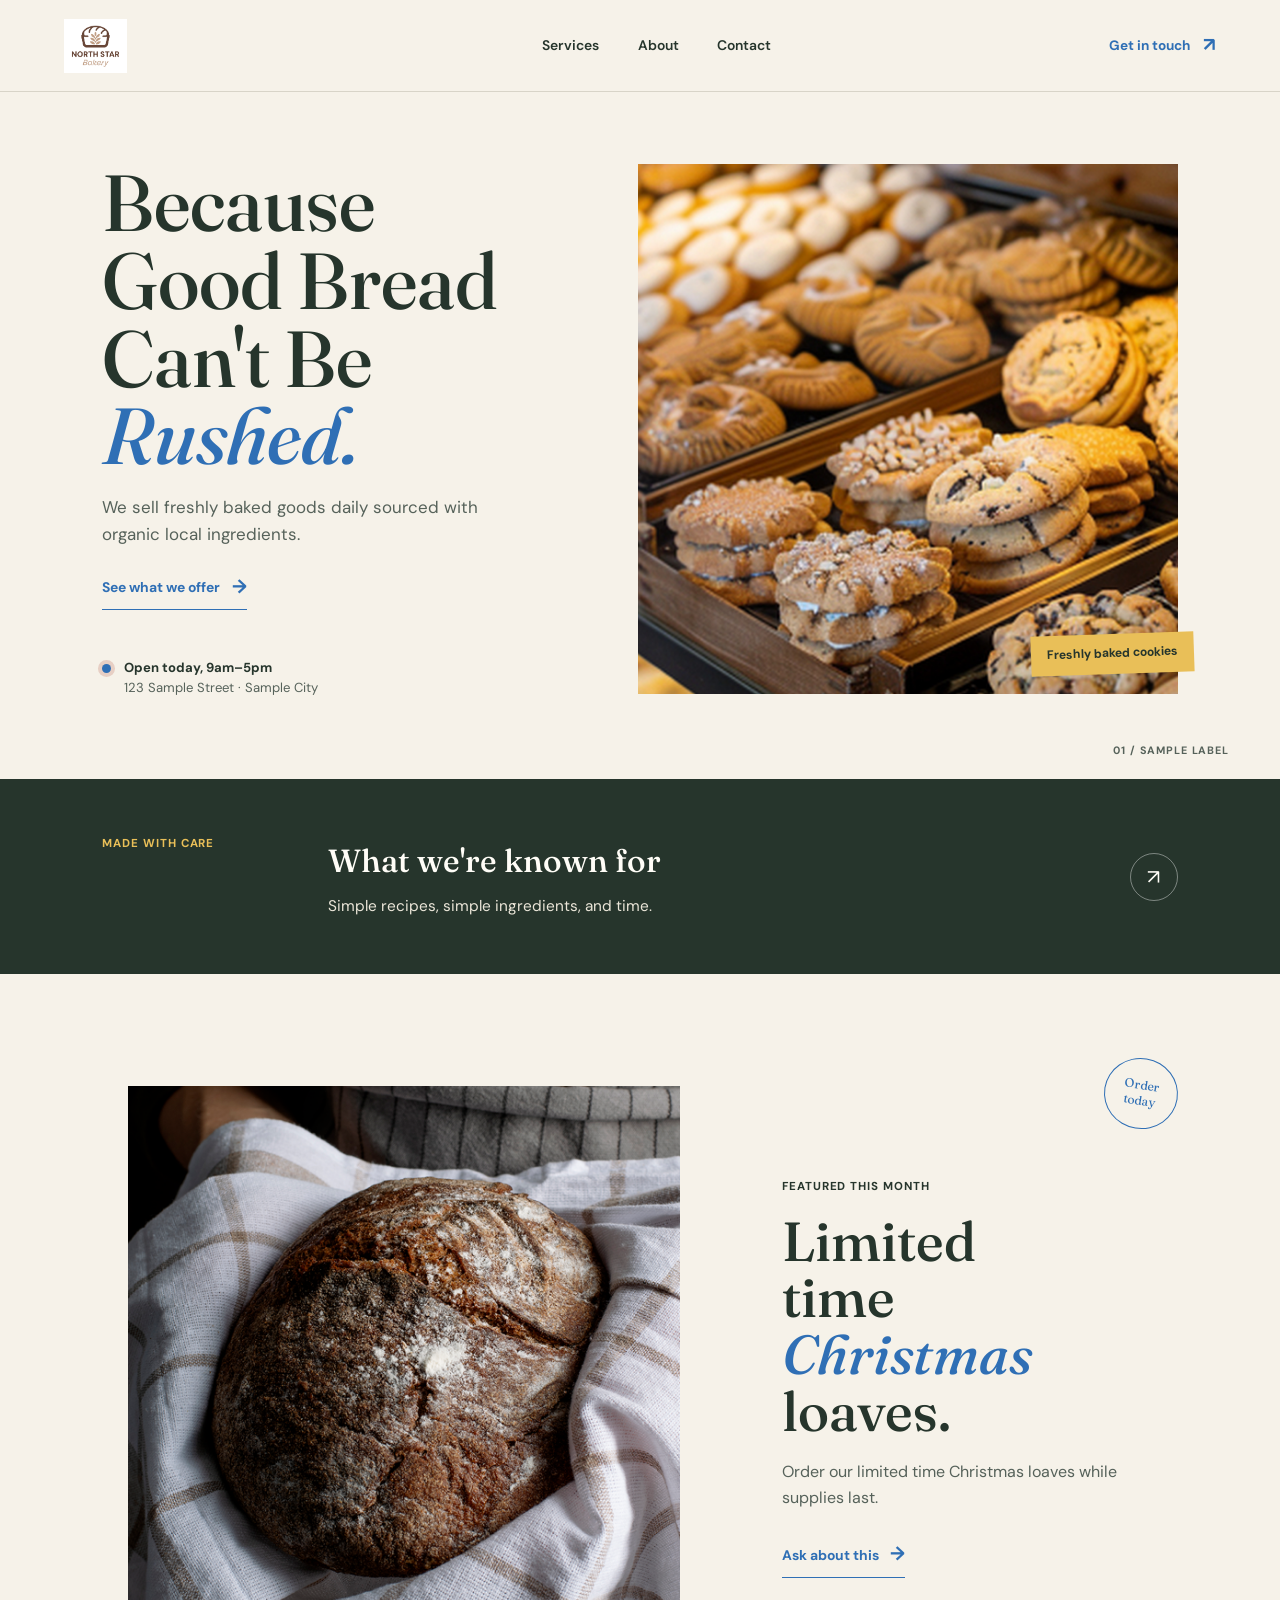
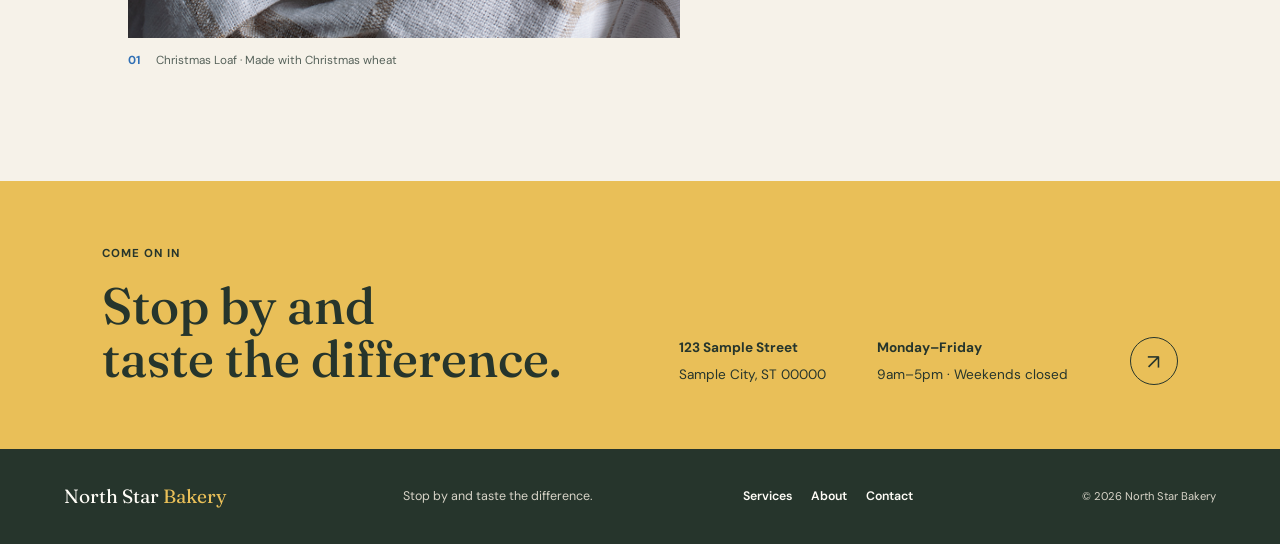
<file: index.html>
<!doctype html>
<html lang="en">
<head>
  <meta charset="utf-8">
  <meta name="viewport" content="width=device-width, initial-scale=1">
  <meta name="description" content="North Star Bakery, using local ingredients.">
  <title>North Star Bakery | Taste the difference </title>
  <link rel="stylesheet" href="styles.css">
</head>
<body>
  <a class="skip-link" href="#main">Skip to content</a>

  <header class="site-header">
    <a class="brand" href="index.html" aria-label="North Star Bakery home"><img src="./Bakery_c/bakery-logo_c.png" alt="North Star Bakery"></a>
    <nav class="primary-nav" aria-label="Main navigation">
      <a href="products.html">Services</a>
      <a href="about.html">About</a>
      <a href="contact.html">Contact</a>
    </nav>
    <a class="header-order" href="contact.html#request">Get in touch <span aria-hidden="true">↗</span></a>
  </header>

  <main id="main">

    <section class="home-hero">
      <div class="hero-copy">
        <h1>Because Good Bread <br>Can't Be <em>Rushed.</em></h1>
        <p class="hero-intro">We sell freshly baked goods daily sourced with organic local ingredients.</p>
        <a class="text-link" href="products.html">See what we offer <span aria-hidden="true">→</span></a>
        <div class="hero-hours">
          <span class="open-dot" aria-hidden="true"></span>
          <p><strong>Open today, 9am–5pm</strong><br>123 Sample Street · Sample City</p>
        </div>
      </div>
      
      <div class="hero-image-wrap">
        <picture class="hero-picture">
          <source media="(min-width: 720px)" srcset="./Bakery_c/bakery-feature-large_c.png">
          <img src="./Bakery_c/bakery-feature-small_c.png" alt="Describe what the main image shows" fetchpriority="high">
        </picture>
        <span class="image-note">Freshly baked cookies</span>
      </div>
      <div class="hero-index" aria-hidden="true">01 / SAMPLE LABEL</div>
    </section>

    <section class="intro-band" aria-labelledby="known-for">
      <div class="section-label">Made with care</div>
      <div>
        <h2 id="known-for">What we're known for</h2>
        <p class="intro-band-copy">Simple recipes, simple ingredients, and time.</p>
      </div>
      <a class="round-link" href="products.html" aria-label="Explore our services"><span aria-hidden="true">↗</span></a>
    </section>

    <section class="week-feature" aria-labelledby="weekly-title">
      <figure class="loaf-figure">
        <img src="./Bakery_c/bakery-signature-loaf_c.png" alt="Baker holding a freshly baked loaf of bread" fetchpriority="high">
        <figcaption><span>01</span> Christmas Loaf · Made with Christmas wheat</figcaption>
      </figure>
      <div class="week-copy">
        <p class="eyebrow">Featured this month</p>
        <h2 id="weekly-title">Limited <br>time <br><em>Christmas</em><br>loaves.</h2>
        <p>Order our limited time Christmas loaves while supplies last.</p>
        <a class="text-link" href="contact.html#request">Ask about this <span aria-hidden="true">→</span></a>
      </div>
      <div class="week-stamp" aria-hidden="true">Order <br>today</div>
    </section>

    <section class="visit-strip" aria-label="Visit us">
      <div>
        <p class="eyebrow">Come on in</p>
        <h2>Stop by and <br>taste the difference.</h2>
      </div>
      <div class="visit-details">
        <p><strong>123 Sample Street</strong><br>Sample City, ST 00000</p>
        <p><strong>Monday–Friday</strong><br>9am–5pm · Weekends closed</p>
      </div>
      <a class="visit-arrow" href="contact.html" aria-label="Contact and location details"><span aria-hidden="true">↗</span></a>
    </section>
  </main>

  <footer class="site-footer">
    <a class="footer-brand" href="index.html">North Star <span>Bakery</span></a>
    <p>Stop by and taste the difference.</p>
    <nav aria-label="Footer navigation"><a href="products.html">Services</a><a href="about.html">About</a><a href="contact.html">Contact</a></nav>
    <small>© 2026 North Star Bakery</small>
  </footer>
</body>
</html>
</file>
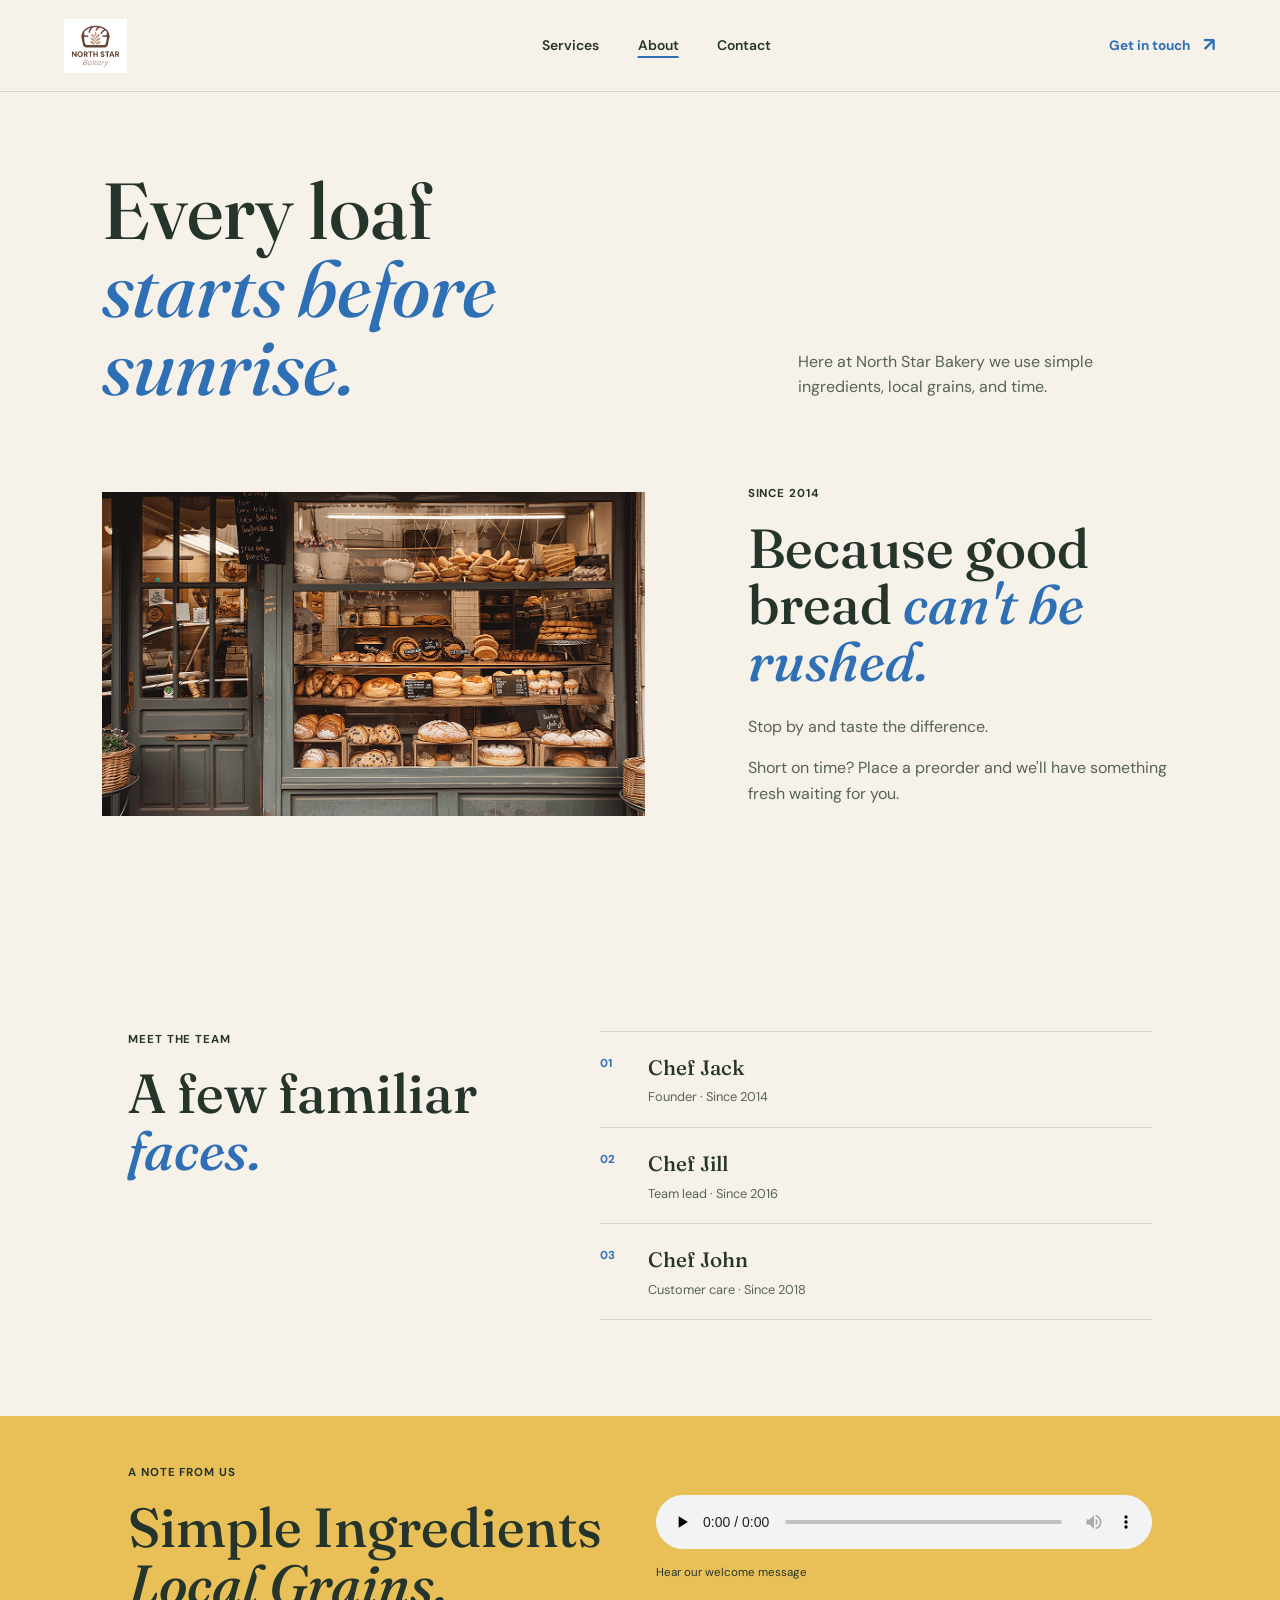
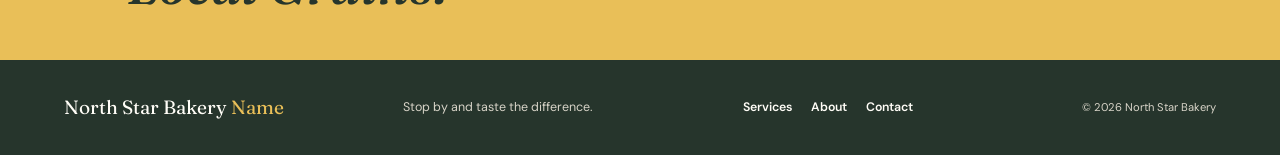
<file: about.html>
<!doctype html>
<html lang="en">
<head>
  <meta charset="utf-8">
  <meta name="viewport" content="width=device-width, initial-scale=1">
  <meta name="description" content="Learn about the people and values behind North Star Bakery.">
  <title>About | North Star Bakery</title>
  <link rel="stylesheet" href="styles.css">
</head>

<body>
  <a class="skip-link" href="#main">Skip to content</a>
  <header class="site-header">
    <a class="brand" href="index.html" aria-label="North Star Bakery home"><img src="./Bakery_c/bakery-logo_c.png" alt="North Star Bakery"></a>
    <nav class="primary-nav" aria-label="Main navigation">
      <a href="products.html">Services</a>
      <a href="about.html" aria-current="page">About</a>
      <a href="contact.html">Contact</a>
    </nav>
    <a class="header-order" href="contact.html#request">Get in touch <span aria-hidden="true">↗</span></a>
  </header>

  <main id="main" class="inner-page">
    <section class="page-heading about-heading">
      <h1>Every loaf <br><em> starts before sunrise.</em></h1>
      <p>Here at North Star Bakery we use simple ingredients, local grains, and time.</p>
    </section>

    <section class="story-layout">
      <img class="story-image" src="./Bakery_c/bakery-storefront_c.png" alt="North Star Bakery storefront with sourdough loaves and baked pastries in the window.">
      <div class="story-copy">
        <p class="eyebrow">Since 2014</p>
        <h2>Because good <br>bread <em>can't be rushed.</em></h2>
        <p>Stop by and taste the difference.</p>
        <p>Short on time? Place a preorder and we'll have something fresh waiting for you.</p>
      </div>
    </section>

        <section class="people-section" aria-labelledby="people-title">
      <div class="people-heading"><p class="eyebrow">Meet the team</p><h2 id="people-title">A few familiar<br><em>faces.</em></h2></div>
      <div class="people-list">

        <article><span>01</span><div><h3>Chef Jack</h3><p>Founder · Since 2014</p></div></article>
        <article><span>02</span><div><h3>Chef Jill</h3><p>Team lead · Since 2016</p></div></article>
        <article><span>03</span><div><h3>Chef John</h3><p>Customer care · Since 2018</p></div></article>
      </div>
    </section>

    <section class="welcome-audio">
      <div><p class="eyebrow">A note from us</p><h2>Simple Ingredients <em>Local Grains.</em></h2></div>
      <div class="audio-box">
        <audio controls preload="none">
          <source src="./Bakery_c/bakery-welcome-mixed_c.mp3" type="audio/mpeg">
          Your browser does not support the audio player. <a href="./Bakery_c/bakery-welcome-mixed_c.mp3">Listen to our welcome message</a> instead.
        </audio>
        <span>Hear our welcome message</span>
      </div>
    </section>
  </main>

  <footer class="site-footer">
    <a class="footer-brand" href="index.html">North Star Bakery <span>Name</span></a><p>Stop by and taste the difference.</p>
    <nav aria-label="Footer navigation"><a href="products.html">Services</a><a href="about.html">About</a><a href="contact.html">Contact</a></nav><small>© 2026 North Star Bakery</small>
  </footer>
</body>
</html>
</file>
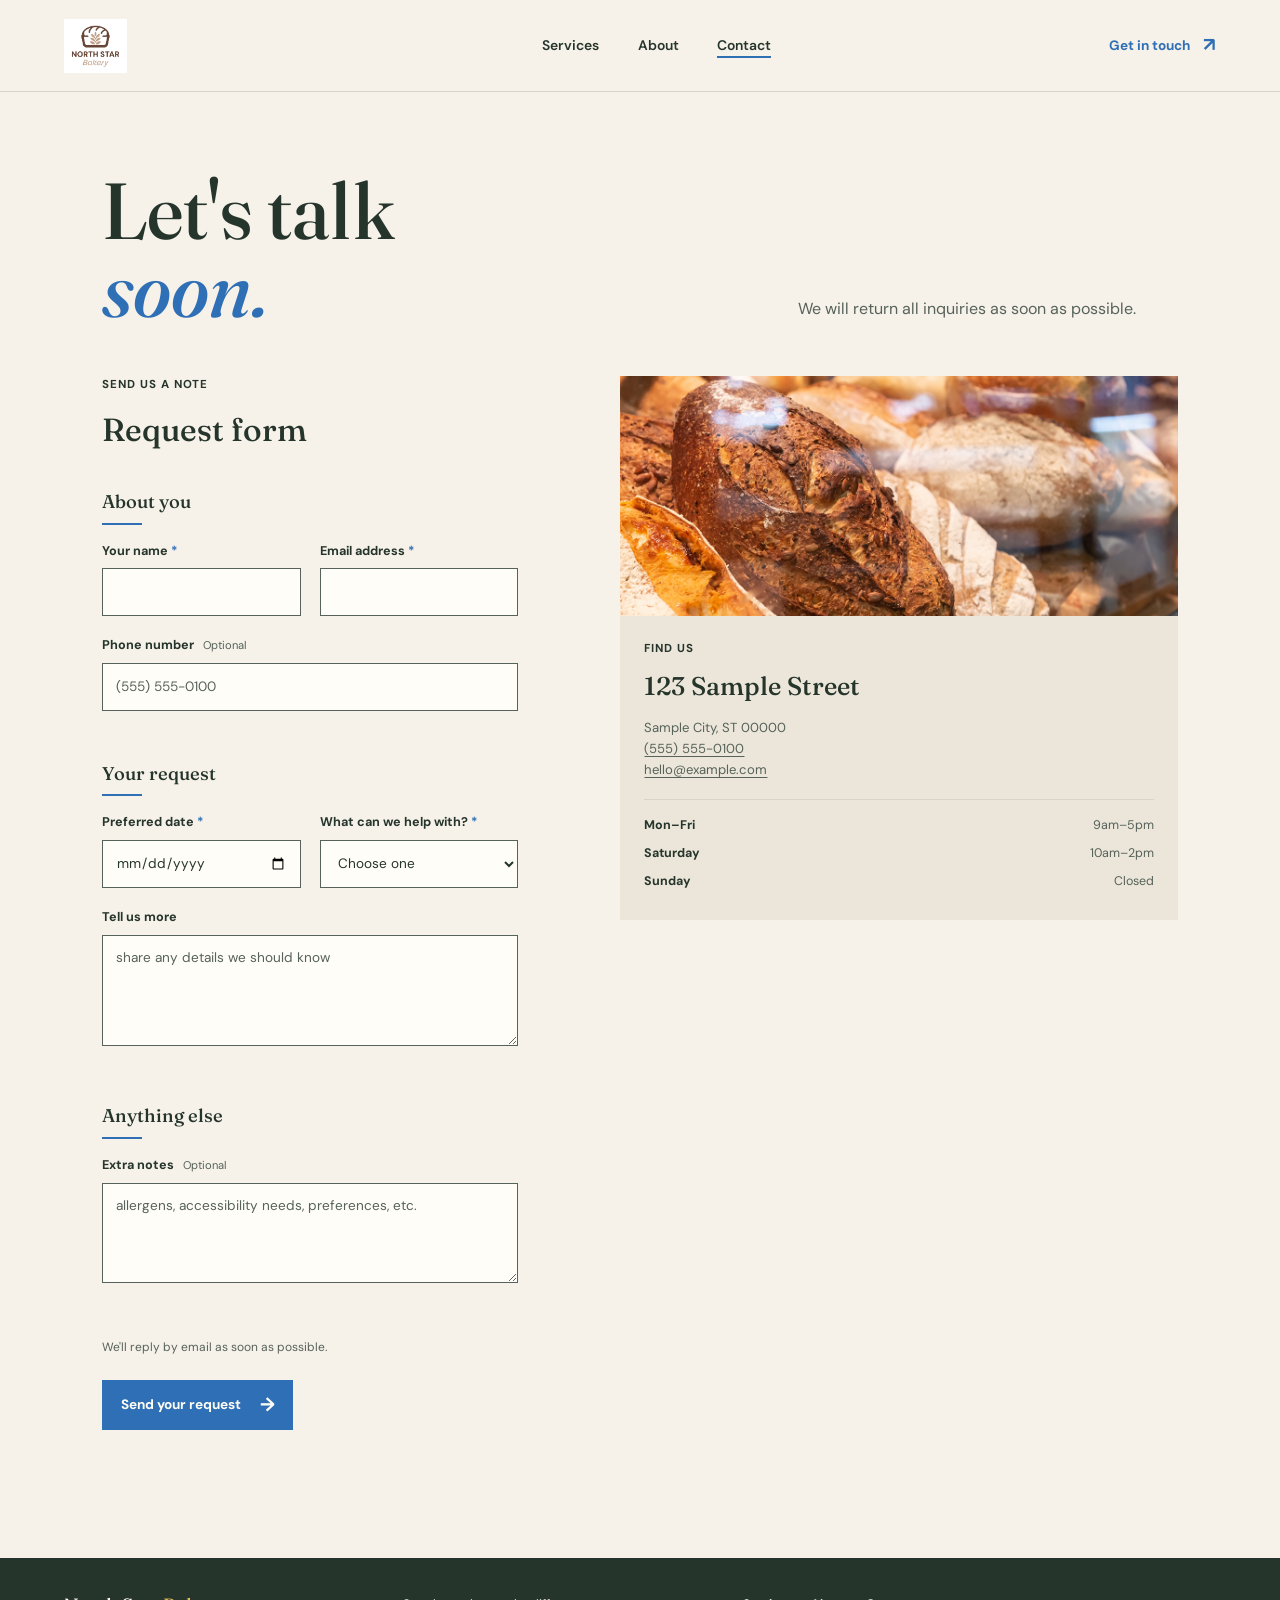
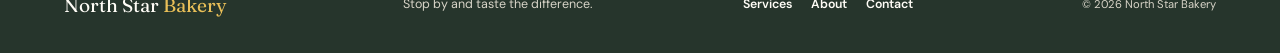
<file: contact (2).html>
<!doctype html>
<html lang="en">
<head>
  <meta charset="utf-8">
  <meta name="viewport" content="width=device-width, initial-scale=1">
  <meta name="description" content="Visit North Star Bakery or send us a request.">
  <title>Contact | North Star Bakery</title>
  <link rel="stylesheet" href="styles.css">
</head>

<body>
  <a class="skip-link" href="#main">Skip to content</a>
  <header class="site-header">
    <a class="brand" href="index.html" aria-label="North Star Bakery home"><img src="./Bakery_c/bakery-logo_c.png" alt="North Star Bakery"></a>
    <nav class="primary-nav" aria-label="Main navigation">
      <a href="products.html">Services</a>
      <a href="about.html">About</a>
      <a href="contact.html" aria-current="page">Contact</a>
    </nav>
    <a class="header-order" href="#request">Get in touch <span aria-hidden="true">↗</span></a>
  </header>

  <main id="main" class="inner-page contact-page">
    <section class="page-heading contact-heading">
      <h1>Let's talk<br><em>soon.</em></h1>
      <p>We will return all inquiries as soon as possible.</p>
    </section>

    <div class="contact-layout">
      <section id="request" class="request-section" aria-labelledby="request-title">
        <p class="eyebrow">Send us a note</p>
        <h2 id="request-title">Request form</h2>
        <!-- novalidate: script.js shows the error messages instead of the browser's pop-ups -->
        <form id="request-form" action="mailto:hello@example.com" method="post" enctype="text/plain" novalidate>

          <fieldset>
            <legend>About you</legend>
            <div class="form-row">
              <div class="field"><label for="name">Your name <span aria-hidden="true">*</span></label><input id="name" name="name" autocomplete="name" required aria-describedby="name-error"><p class="field-error" id="name-error" hidden></p></div>
              <div class="field"><label for="email">Email address <span aria-hidden="true">*</span></label><input id="email" name="email" type="email" autocomplete="email" required aria-describedby="email-error"><p class="field-error" id="email-error" hidden></p></div>
            </div>
            <div class="field"><label for="phone">Phone number <span class="optional">Optional</span></label><input id="phone" name="phone" type="tel" autocomplete="tel" placeholder="(555) 555-0100" aria-describedby="phone-error"><p class="field-error" id="phone-error" hidden></p></div>
          </fieldset>

          <fieldset>
            <legend>Your request</legend>
            <div class="form-row">
              <div class="field"><label for="preferred-date">Preferred date <span aria-hidden="true">*</span></label><input id="preferred-date" name="preferred-date" type="date" required aria-describedby="preferred-date-error"><p class="field-error" id="preferred-date-error" hidden></p></div>
              <div class="field">
                <label for="request-type">What can we help with? <span aria-hidden="true">*</span></label>
                <select id="request-type" name="request-type" required aria-describedby="request-type-error">
                  <option value="" selected disabled>Choose one</option>
                  <option>Preorder</option>
                  <option>Catering</option>
                  <option>Events</option>
                  <option>General inquiry</option>
                </select>
                <p class="field-error" id="request-type-error" hidden></p>
              </div>
            </div>
            <div class="field">
              <label for="details">Tell us more</label>
              <p class="field-hint" id="prefill-note" hidden>We added the items from your pickup list. Edit anything you like.</p>
              <textarea id="details" name="details" rows="4" placeholder="share any details we should know" aria-describedby="details-error"></textarea>
              <p class="field-error" id="details-error" hidden></p>
            </div>
          </fieldset>

          <fieldset>
            <legend>Anything else</legend>
            <div class="field"><label for="notes">Extra notes <span class="optional">Optional</span></label><textarea id="notes" name="extra-notes" rows="3" placeholder="allergens, accessibility needs, preferences, etc."></textarea></div>
          </fieldset>

          <p class="form-note">We'll reply by email as soon as possible.</p>
          <button class="submit-button" type="submit">Send your request <span aria-hidden="true">→</span></button>
          <p class="form-status" id="form-status" role="status" aria-live="polite"></p>
        </form>
      </section>

    <aside class="visit-card" aria-label="Location and hours">
        <img src="./Bakery_c/bakery-bread_c.png" alt="A fresh, rustic loaf of bakery bread with a golden crust">
        <div class="visit-card-body">
          <p class="eyebrow">Find us</p>
          <h2>123 Sample Street</h2>
          <p>Sample City, ST 00000<br><a href="tel:+15555550100">(555) 555-0100</a><br><a href="mailto:hello@example.com">hello@example.com</a></p>
          <dl class="hours-list"><div><dt>Mon–Fri</dt><dd>9am–5pm</dd></div><div><dt>Saturday</dt><dd>10am–2pm</dd></div><div><dt>Sunday</dt><dd>Closed</dd></div></dl>
        </div>
      </aside>
    </div>
  </main>

  <footer class="site-footer">
    <a class="footer-brand" href="index.html">North Star <span>Bakery</span></a><p>Stop by and taste the difference.</p>
    <nav aria-label="Footer navigation"><a href="products.html">Services</a><a href="about.html">About</a><a href="contact.html">Contact</a></nav><small>© 2026 North Star Bakery</small>
  </footer>
  <script src="script.js" defer></script>
</body>
</html>
</file>
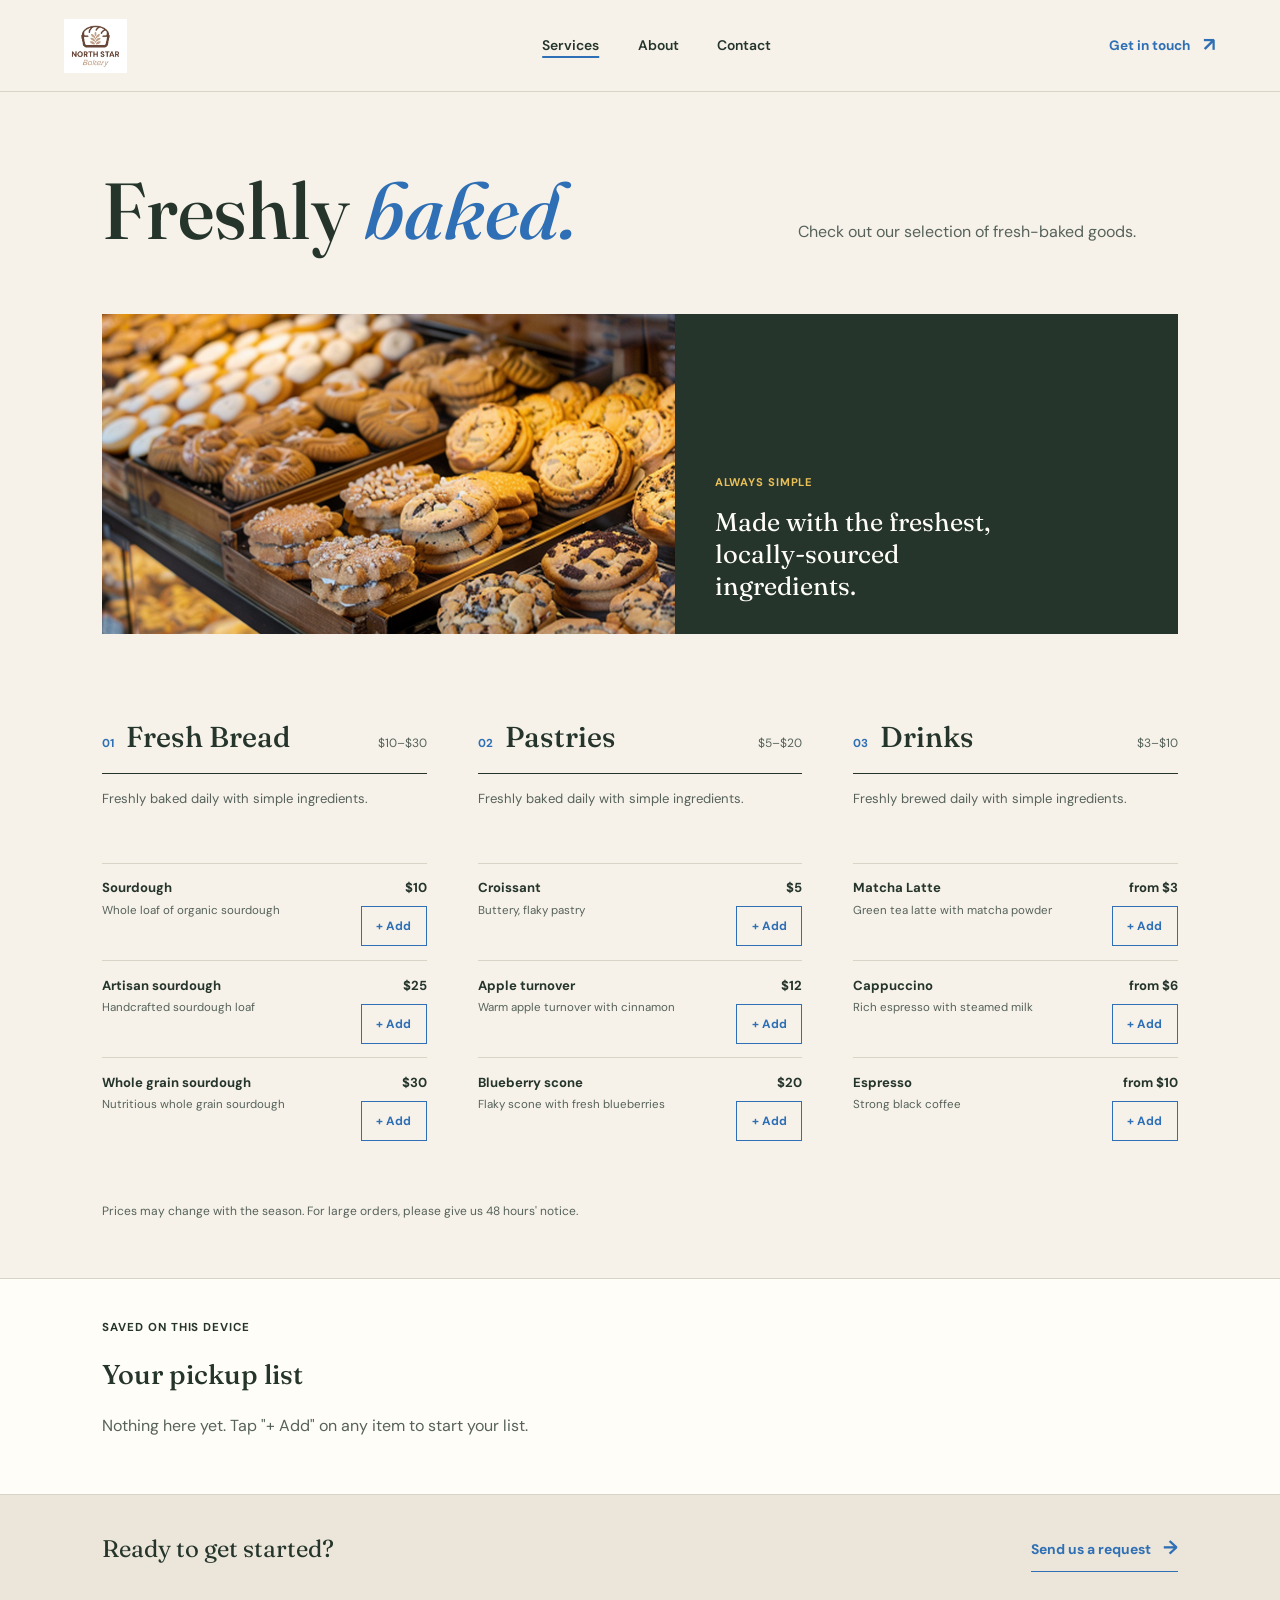
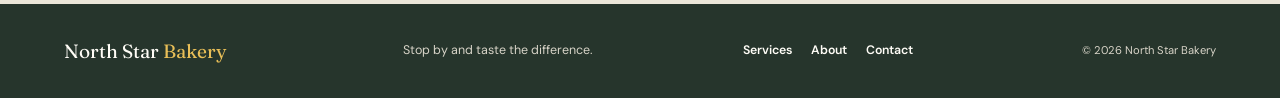
<file: products (2).html>
<!doctype html>
<html lang="en">
<head>
  <meta charset="utf-8">
  <meta name="viewport" content="width=device-width, initial-scale=1">
  <meta name="description" content="Browse North Star Bakery's fresh bread, pastries and drinks, and build a pickup list to send us.">
  <title>Services | North Star Bakery</title>
  <link rel="stylesheet" href="styles.css">
</head>

<body>
  <a class="skip-link" href="#main">Skip to content</a>
  <header class="site-header">
    <a class="brand" href="index.html" aria-label="North Star Bakery home"><img src="./Bakery_c/bakery-logo_c.png" alt="North Star Bakery"></a>
    <nav class="primary-nav" aria-label="Main navigation">
      <a href="products.html" aria-current="page">Services</a>
      <a href="about.html">About</a>
      <a href="contact.html">Contact</a>
    </nav>
    <a class="header-order" href="contact.html#request">Get in touch <span aria-hidden="true">↗</span></a>
  </header>

  <main id="main" class="inner-page">
    <section class="page-heading">
      <h1>Freshly <em>baked.</em></h1>
      <p>Check out our selection of fresh-baked goods.</p>
    </section>

    <section class="menu-feature" aria-label="Featured highlight">
      <img src="./Bakery_c/bakery-feature-large_c.png" alt="Freshly baked cookies and pastries fill the bakery counter">
      <div><span class="menu-feature-number">Always simple</span><p>Made with the freshest, locally-sourced ingredients.</p></div>
    </section>

    <section class="menu-list" aria-label="Bakery menu categories">
      <article class="menu-category">
        <div class="category-heading"><span>01</span><h2>Fresh Bread</h2><p class="price-range">$10–$30</p></div>
        <p class="category-intro">Freshly baked daily with simple ingredients.</p>
        <ul>
          <li>
            <span><strong>Sourdough</strong><small>Whole loaf of organic sourdough</small></span>
            <div class="item-actions"><span>$10</span><button class="add-btn" type="button" data-id="sourdough" data-name="Sourdough" data-price="10" aria-pressed="false">+ Add</button></div>
          </li>
          <li>
            <span><strong>Artisan sourdough</strong><small>Handcrafted sourdough loaf</small></span>
            <div class="item-actions"><span>$25</span><button class="add-btn" type="button" data-id="artisan-sourdough" data-name="Artisan sourdough" data-price="25" aria-pressed="false">+ Add</button></div>
          </li>
          <li>
            <span><strong>Whole grain sourdough</strong><small>Nutritious whole grain sourdough</small></span>
            <div class="item-actions"><span>$30</span><button class="add-btn" type="button" data-id="whole-grain-sourdough" data-name="Whole grain sourdough" data-price="30" aria-pressed="false">+ Add</button></div>
          </li>
        </ul>
      </article>

      <article class="menu-category">
        <div class="category-heading"><span>02</span><h2>Pastries</h2><p class="price-range">$5–$20</p></div>
        <p class="category-intro">Freshly baked daily with simple ingredients.</p>
        <ul>
          <li>
            <span><strong>Croissant</strong><small>Buttery, flaky pastry</small></span>
            <div class="item-actions"><span>$5</span><button class="add-btn" type="button" data-id="croissant" data-name="Croissant" data-price="5" aria-pressed="false">+ Add</button></div>
          </li>
          <li>
            <span><strong>Apple turnover</strong><small>Warm apple turnover with cinnamon</small></span>
            <div class="item-actions"><span>$12</span><button class="add-btn" type="button" data-id="apple-turnover" data-name="Apple turnover" data-price="12" aria-pressed="false">+ Add</button></div>
          </li>
          <li>
            <span><strong>Blueberry scone</strong><small>Flaky scone with fresh blueberries</small></span>
            <div class="item-actions"><span>$20</span><button class="add-btn" type="button" data-id="blueberry-scone" data-name="Blueberry scone" data-price="20" aria-pressed="false">+ Add</button></div>
          </li>
        </ul>
      </article>

      <article class="menu-category">
        <div class="category-heading"><span>03</span><h2>Drinks</h2><p class="price-range">$3–$10</p></div>
        <p class="category-intro">Freshly brewed daily with simple ingredients.</p>
        <ul>
          <li>
            <span><strong>Matcha Latte</strong><small>Green tea latte with matcha powder</small></span>
            <div class="item-actions"><span>from $3</span><button class="add-btn" type="button" data-id="matcha-latte" data-name="Matcha Latte" data-price="3" aria-pressed="false">+ Add</button></div>
          </li>
          <li>
            <span><strong>Cappuccino</strong><small>Rich espresso with steamed milk</small></span>
            <div class="item-actions"><span>from $6</span><button class="add-btn" type="button" data-id="cappuccino" data-name="Cappuccino" data-price="6" aria-pressed="false">+ Add</button></div>
          </li>
          <li>
            <span><strong>Espresso</strong><small>Strong black coffee</small></span>
            <div class="item-actions"><span>from $10</span><button class="add-btn" type="button" data-id="espresso" data-name="Espresso" data-price="10" aria-pressed="false">+ Add</button></div>
          </li>
        </ul>
      </article>
    </section>

    <p class="menu-note">Prices may change with the season. For large orders, please give us 48 hours' notice.</p>
    <!-- ===== PICKUP LIST: filled in by script.js and saved in the visitor's browser ===== -->
    <section class="pickup-panel" id="pickup" aria-labelledby="pickup-title">
      <p class="eyebrow">Saved on this device</p>
      <h2 id="pickup-title">Your pickup list</h2>
      <p id="pickup-empty" class="pickup-empty">Nothing here yet. Tap "+ Add" on any item to start your list.</p>
      <ul id="pickup-items" class="pickup-items"></ul>
      <p id="pickup-total" class="pickup-total" hidden></p>
      <div class="pickup-actions" id="pickup-actions" hidden>
        <a class="text-link" href="contact.html#request">Send this list to us <span aria-hidden="true">→</span></a>
        <button class="clear-btn" id="pickup-clear" type="button">Clear list</button>
      </div>
      <p id="pickup-status" class="visually-hidden" role="status" aria-live="polite"></p>
    </section>

    <section class="callout-band"><p>Ready to get started?</p><a class="text-link" href="contact.html#request">Send us a request <span aria-hidden="true">→</span></a></section>
  </main>

  <footer class="site-footer">
    <a class="footer-brand" href="index.html">North Star <span>Bakery</span></a><p>Stop by and taste the difference.</p>
    <nav aria-label="Footer navigation"><a href="products.html">Services</a><a href="about.html">About</a><a href="contact.html">Contact</a></nav><small>© 2026 North Star Bakery</small>
  </footer>
  <script src="script.js" defer></script>
</body>
</html>
</file>
<file: styles.css>
/* ==========================================================
   STYLES.CSS: one stylesheet shared by all 4 pages

   HOW THIS FILE IS ORGANIZED
   1. Variables (:root)       colors, fonts, page margins. Change these first.
   2. Base + components       styles for PHONES (the default, "mobile-first").
   3. @media (min-width: 720px)   adds the TABLET / small laptop layout.
   4. @media (min-width: 1000px)  adds the wide DESKTOP layout.

   MOBILE-FIRST: write the phone layout first, then use min-width
   queries to ADD changes as the screen gets wider.
   LAYOUT: pages are arranged with Flexbox (display: flex).
   On phones most sections are a column (flex-direction: column).
   On wider screens they switch to a row.
   ========================================================== */

@import url('https://fonts.googleapis.com/css2?family=DM+Sans:wght@400;500;600;700&family=Fraunces:opsz,wght,SOFT,WONK@9..144,500,25,1;9..144,600,25,1&display=swap');

/* ---------- 1. VARIABLES ---------- */
:root {
  color-scheme: light;

  /* PALETTE: 4 main colors + tints of them */
  /* TRY IT: change --tomato to #2f6fb5 and every accent turns blue. */
  --ink: #26352c;          /* 1. deep green: text, dark bands */
  --paper: #f6f2e9;        /* 2. cream: page background */
  --tomato: #2f6fb5;       /* 3. terracotta: links, buttons, accents */
  --sun: #e9bf58;          /* 4. gold: highlight bands */
  --muted: #56625a;        /* tint of green (secondary text) */
  --white: #fffdf7;        /* tint of cream */
  --line: #d8d4c8;         /* tint of cream (borders) */
  --soft: #ebe6d9;         /* tint of cream (cards) */

  /* FONTS: exactly 2 families */
  --sans: 'DM Sans', 'Trebuchet MS', sans-serif;   /* body text */
  --serif: 'Fraunces', Georgia, serif;             /* headings */

  /* PAGE SIDE MARGINS: phone values. Widened in the media queries below. */
  --gutter: 1.25rem;       /* normal sections */
  --gutter-wide: 1.25rem;  /* narrower-looking sections */
}

/* ---------- 2. BASE (PHONE) STYLES ---------- */
* { box-sizing: border-box; }
html { scroll-behavior: smooth; }
body { margin: 0; background: var(--paper); color: var(--ink); font-family: var(--sans); font-size: 15px; line-height: 1.6; }
img { display: block; max-width: 100%; }
a { color: inherit; }
a:focus-visible, button:focus-visible, input:focus-visible, select:focus-visible, textarea:focus-visible { outline: 3px solid var(--tomato); outline-offset: 3px; }
.skip-link { position: absolute; left: 1rem; top: -5rem; z-index: 10; padding: .7rem 1rem; background: var(--ink); color: var(--white); }
.skip-link:focus { top: 1rem; }
h1, h2, h3, p, figure { margin-top: 0; }
h1, h2, h3 { font-weight: 500; }
h1 em, h2 em { color: var(--tomato); font-weight: 500; }

/* Shared heading styles */
.home-hero h1, .page-heading h1 { margin: 0 0 1.2rem; font-family: var(--serif); font-size: 3.5rem; line-height: .98; }
.week-copy h2, .visit-strip h2, .story-copy h2, .sourcing-section h2, .people-heading h2, .welcome-audio h2 { margin: 0 0 1.25rem; font-family: var(--serif); font-size: 2.8rem; line-height: 1.03; }
.eyebrow { margin: 0 0 1rem; color: var(--ink); font-size: .72rem; font-weight: 700; letter-spacing: .08em; text-transform: uppercase; }
.eyebrow-mark { display: inline-block; width: 8px; height: 8px; margin: 0 .55rem .05rem 0; border-radius: 50%; background: var(--tomato); }
.text-link { display: inline-flex; align-items: center; gap: .7rem; padding: .4rem 0; color: var(--tomato); font-size: .87rem; font-weight: 700; text-decoration: none; border-bottom: 1px solid var(--tomato); }
.text-link span { font-size: 1.2rem; transition: transform .2s ease; }
.text-link:hover span { transform: translateX(4px); }

/* ----- Header (flex row that wraps: logo + button on row 1, nav on row 2) ----- */
.site-header { display: flex; flex-wrap: wrap; align-items: center; justify-content: space-between; gap: .45rem 1rem; padding: .75rem 1.15rem; border-bottom: 1px solid var(--line); background: var(--paper); }
.brand { display: block; width: 120px; flex: 0 0 auto; }
.brand img { width: 100%; height: 44px; object-fit: contain; object-position: left center; }
.primary-nav { order: 3; width: 100%; display: flex; justify-content: space-between; padding-top: .6rem; border-top: 1px solid var(--line); }
.primary-nav a, .site-footer nav a { text-decoration: none; font-size: .78rem; font-weight: 600; }
.primary-nav a { padding: .2rem 0; }
.primary-nav a:hover, .site-footer nav a:hover { color: var(--tomato); }
.primary-nav a[aria-current="page"] { text-decoration: underline; text-decoration-color: var(--tomato); text-decoration-thickness: 2px; text-underline-offset: 6px; }
.header-order { display: inline-flex; align-items: center; gap: .8rem; margin-left: auto; color: var(--tomato); font-size: .78rem; font-weight: 700; text-decoration: none; white-space: nowrap; }
.header-order span { font-size: 1.2rem; }

/* ----- Home: hero (column on phones: text, then image) ----- */
.home-hero { display: flex; flex-direction: column; gap: 2rem; position: relative; padding: 3rem 1.25rem 3.5rem; overflow: hidden; }
.hero-copy { position: relative; z-index: 1; min-width: 0; max-width: 520px; }
.hero-intro { max-width: 360px; color: var(--muted); font-size: .98rem; }
.hero-hours { display: flex; gap: .8rem; align-items: flex-start; margin-top: 1.6rem; color: var(--muted); font-size: .82rem; line-height: 1.55; }
.hero-hours p { margin: 0; }
.hero-hours strong { color: var(--ink); }
.open-dot { flex: 0 0 9px; width: 9px; height: 9px; margin-top: .35rem; border-radius: 50%; background: var(--tomato); box-shadow: 0 0 0 4px #a9432e33; }
.hero-image-wrap { position: relative; margin: 0 .4rem 0 0; aspect-ratio: 1 / 1; }
.hero-picture { display: block; width: 100%; height: 100%; overflow: hidden; }
.hero-picture img { width: 100%; height: 100%; object-fit: cover; }
.image-note { position: absolute; right: -.4rem; bottom: 1rem; padding: .65rem 1rem; background: var(--sun); color: var(--ink); font-size: .76rem; font-weight: 700; transform: rotate(-2deg); }
.hero-index { position: absolute; right: 1.25rem; bottom: 1rem; color: var(--muted); font-size: .67rem; font-weight: 700; letter-spacing: .08em; }

/* ----- Home: green intro band ----- */
.intro-band { display: flex; flex-wrap: wrap; align-items: center; gap: .8rem; padding: 2.5rem var(--gutter); background: var(--ink); color: var(--white); }
.section-label { flex: 1 1 100%; color: var(--sun); font-size: .72rem; font-weight: 700; letter-spacing: .08em; text-transform: uppercase; }
.intro-band > div:not(.section-label) { flex: 1 1 0; min-width: 0; }
.intro-band h2 { margin: 0 0 .5rem; font-family: var(--serif); font-size: 1.75rem; }
.intro-band-copy { max-width: 620px; margin: 0; color: var(--soft); font-size: .86rem; }
.round-link, .visit-arrow { display: flex; flex: 0 0 42px; width: 42px; aspect-ratio: 1; align-items: center; justify-content: center; border: 1px solid #ffffff66; border-radius: 50%; color: var(--white); font-size: 1.3rem; text-decoration: none; transition: background .2s, color .2s; }
.round-link:hover, .visit-arrow:hover { background: var(--sun); color: var(--ink); }

/* ----- Home: featured item (column on phones) ----- */
.week-feature { display: flex; flex-direction: column; gap: 2.5rem; position: relative; padding: 4rem 1.25rem 4.5rem; }
.loaf-figure { margin: 0; }
.loaf-figure img { width: 100%; max-height: 590px; object-fit: cover; }
.loaf-figure figcaption { display: flex; gap: 1rem; margin-top: .8rem; color: var(--muted); font-size: .73rem; }
.loaf-figure figcaption span { color: var(--tomato); font-weight: 700; }
.week-copy { max-width: 460px; }
.week-copy > p:not(.eyebrow) { margin-bottom: 1.4rem; color: var(--muted); }
.week-stamp { position: absolute; top: 2.8rem; right: 1.5rem; padding: 1.15rem; border: 1px solid var(--tomato); border-radius: 50%; background: var(--paper); color: var(--tomato); font-family: var(--serif); font-size: .65rem; line-height: 1.3; text-align: center; transform: rotate(9deg); }

/* ----- Home: gold visit strip ----- */
.visit-strip { display: flex; flex-wrap: wrap; align-items: flex-end; gap: 1.5rem; padding: 2.8rem var(--gutter); background: var(--sun); }
.visit-strip > div:first-child { flex: 1 1 100%; }
.visit-strip .eyebrow { color: var(--ink); }
.visit-strip h2 { margin: 0; }
.visit-details { display: flex; flex: 1 1 0; flex-wrap: wrap; gap: 1rem 2rem; }
.visit-details p { margin: 0; font-size: .85rem; }
.visit-details strong { display: inline-block; margin-bottom: .3rem; }
.visit-arrow { border-color: var(--ink); color: var(--ink); }

/* ----- Footer (2x2 on phones, one row on desktop) ----- */
.site-footer { display: flex; flex-wrap: wrap; align-items: center; justify-content: space-between; gap: .9rem; padding: 1.5rem 1.25rem; background: var(--ink); color: var(--white); }
.site-footer > * { flex: 1 1 40%; }
.footer-brand { font-family: var(--serif); font-size: 1.2rem; text-decoration: none; }
.footer-brand span { color: var(--sun); }
.site-footer p { margin: 0; color: var(--line); font-size: .78rem; }
.site-footer nav { display: flex; justify-content: flex-end; gap: .9rem; }
.site-footer nav a { font-size: .7rem; }
.site-footer small { color: var(--line); font-size: .65rem; text-align: right; }

/* ----- Inner pages: heading ----- */
.inner-page { min-height: 70vh; }
.page-heading { display: flex; flex-direction: column; padding: 3.5rem 1.25rem 3rem; }
.page-heading > p:last-child { max-width: 460px; margin: 0; color: var(--muted); }
.about-heading { padding-bottom: 3rem; }
.contact-heading { padding-bottom: 2.5rem; }

/* ----- Services page ----- */
.menu-feature { display: flex; flex-direction: column; margin-inline: 1.25rem; background: var(--ink); color: var(--white); }
.menu-feature img { width: 100%; height: 250px; object-fit: cover; }
.menu-feature div { padding: 1.4rem; }
.menu-feature-number { color: var(--sun); font-size: .7rem; font-weight: 700; letter-spacing: .08em; text-transform: uppercase; }
.menu-feature div p { max-width: 300px; margin: .75rem 0 0; font-family: var(--serif); font-size: 1.35rem; line-height: 1.25; }
.menu-list { display: flex; flex-direction: column; gap: 2.8rem; padding: 3.5rem 1.25rem; }
.menu-category { flex: 1 1 0; min-width: 0; }
.category-heading { display: flex; flex-wrap: wrap; align-items: baseline; gap: .3rem .75rem; padding-bottom: .8rem; border-bottom: 1px solid var(--ink); }
.category-heading > span { color: var(--tomato); font-size: .72rem; font-weight: 700; }
.category-heading h2 { flex: 1 1 auto; margin: 0; font-family: var(--serif); font-size: 1.8rem; }
.price-range { margin: 0; color: var(--muted); font-size: .75rem; }
.category-intro { margin: .9rem 0 1.3rem; color: var(--muted); font-size: .82rem; }
.menu-category ul { margin: 0; padding: 0; list-style: none; }
.menu-category li { display: flex; justify-content: space-between; gap: 1rem; padding: .85rem 0; border-top: 1px solid var(--line); font-size: .82rem; }
.menu-category li > span:last-child { flex: 0 0 auto; color: var(--ink); font-weight: 700; }
.menu-category li strong, .menu-category li small { display: block; }
.menu-category li small { margin-top: .2rem; color: var(--muted); font-size: .72rem; }
.menu-note { margin: -1.5rem 1.25rem 2.5rem; color: var(--muted); font-size: .75rem; }
.callout-band { display: flex; flex-direction: column; align-items: flex-start; gap: 1rem; padding: 1.5rem 1.25rem; background: var(--soft); }
.callout-band p { margin: 0; font-family: var(--serif); font-size: 1.3rem; }

/* ----- About page ----- */
.story-layout { display: flex; flex-direction: column; gap: 2rem; padding: 0 1.25rem 4rem; }
.story-image { width: 100%; max-height: 360px; object-fit: cover; }
.story-copy { max-width: 430px; }
.story-copy h2 { margin-bottom: 1.5rem; }
.story-copy > p:not(.eyebrow) { color: var(--muted); }
.sourcing-section { display: flex; flex-direction: column; padding: 3rem 1.25rem; background: var(--ink); color: var(--white); }
.sourcing-section .eyebrow { color: var(--sun); }
.sourcing-section h2 { margin-bottom: 1.2rem; }
.sourcing-section h2 em { color: var(--sun); }
.sourcing-copy { max-width: 510px; color: var(--soft); font-size: .87rem; }
.sourcing-copy p:last-child { margin-bottom: 0; }
.people-section { display: flex; flex-direction: column; gap: 2rem; padding: 4rem 1.25rem; }
.people-heading h2 { margin-bottom: 0; }
.people-list { flex: 1 1 0; }
.people-list article { display: flex; gap: 1rem; padding: 1.2rem 0; border-bottom: 1px solid var(--line); }
.people-list article:first-child { border-top: 1px solid var(--line); }
.people-list article > span { flex: 0 0 2rem; padding-top: .25rem; color: var(--tomato); font-size: .72rem; font-weight: 700; }
.people-list h3 { margin: 0; font-family: var(--serif); font-size: 1.3rem; }
.people-list p { margin: .2rem 0 0; color: var(--muted); font-size: .8rem; }
.welcome-audio { display: flex; flex-direction: column; gap: 1.5rem; padding: 2.7rem 1.25rem; background: var(--sun); }
.welcome-audio .eyebrow { color: var(--ink); }
.welcome-audio h2 { margin: 0; }
.welcome-audio h2 em { color: var(--ink); }
.audio-box audio { width: 100%; }
.audio-box span { display: block; margin-top: .45rem; color: var(--ink); font-size: .72rem; }

/* ----- Contact page ----- */
.contact-layout { display: flex; flex-direction: column; gap: 3rem; padding: 0 1.25rem 4rem; }
.request-section { min-width: 0; }
.request-section h2 { margin: 0 0 2rem; font-family: var(--serif); font-size: 1.7rem; }
.request-section .eyebrow { margin-bottom: .6rem; }
fieldset { margin: 0 0 1.8rem; padding: 0; border: 0; min-width: 0; }
legend { padding: 0; margin-bottom: 1rem; font-family: var(--serif); font-size: 1.15rem; font-weight: 500; color: var(--ink); }
legend::after { content: ""; display: block; width: 2.5rem; height: 2px; margin-top: .4rem; background: var(--tomato); }
.form-row { display: flex; flex-direction: column; }
.field { margin-bottom: 1.2rem; min-width: 0; }
.field label { display: block; margin-bottom: .45rem; font-size: .79rem; font-weight: 700; }
.field label > span:not(.optional) { color: var(--tomato); }
.optional { margin-left: .35rem; color: var(--muted); font-size: .7rem; font-weight: 400; }
.field input, .field select, .field textarea { width: 100%; min-height: 48px; padding: .7rem .8rem; border: 1px solid var(--muted); border-radius: 0; background: var(--white); color: var(--ink); font: inherit; font-size: .85rem; }
.field textarea { min-height: 100px; resize: vertical; }
.field input::placeholder, .field textarea::placeholder { color: var(--muted); }
.form-note { margin: .3rem 0 1.4rem; color: var(--muted); font-size: .75rem; }
.submit-button { display: inline-flex; align-items: center; gap: 1.2rem; min-height: 50px; padding: .7rem 1.15rem; border: 0; background: var(--tomato); color: var(--white); font: 700 .85rem var(--sans); cursor: pointer; }
.submit-button span { font-size: 1.2rem; transition: transform .2s ease; }
.submit-button:hover { background: var(--ink); }
.submit-button:hover span { transform: translateX(4px); }
.visit-card { max-width: 500px; background: var(--soft); }
.visit-card > img { width: 100%; height: 240px; object-fit: cover; }
.visit-card-body { padding: 1.5rem; }
.visit-card-body .eyebrow { margin-bottom: .5rem; }
.visit-card-body h2 { margin: 0 0 .65rem; font-family: var(--serif); font-size: 1.6rem; }
.visit-card-body > p:not(.eyebrow) { color: var(--muted); font-size: .82rem; }
.visit-card-body a { text-decoration-color: var(--muted); text-underline-offset: 3px; }
.hours-list { margin: 1.2rem 0 0; padding-top: .75rem; border-top: 1px solid var(--line); }
.hours-list div { display: flex; justify-content: space-between; padding: .25rem 0; font-size: .78rem; }
.hours-list dt { font-weight: 700; }
.hours-list dd { margin: 0; color: var(--muted); }

/* ==========================================================
   3. TABLET / SMALL LAPTOP  (720px and wider)
   Columns that were stacked now sit side by side.
   ========================================================== */
@media (min-width: 720px) {
  :root {
    --gutter: clamp(1.25rem, 8vw, 8.5rem);
    --gutter-wide: clamp(1.25rem, 10vw, 12rem);
  }
  body { font-size: 16px; }

  .home-hero h1, .page-heading h1 { font-size: clamp(3.25rem, 6.2vw, 6rem); }
  .week-copy h2, .visit-strip h2, .story-copy h2, .sourcing-section h2, .people-heading h2, .welcome-audio h2 { font-size: clamp(2.4rem, 4.3vw, 4.2rem); }

  /* Header: logo | nav | button on one row */
  .site-header { flex-wrap: nowrap; gap: 1.5rem; min-height: 92px; padding: 1rem clamp(1.25rem, 5vw, 5.25rem); }
  .brand { width: 140px; }
  .brand img { height: 54px; }
  .primary-nav { order: 0; width: auto; justify-content: center; gap: clamp(1rem, 3vw, 3rem); padding-top: 0; border-top: 0; }
  .primary-nav a, .site-footer nav a { font-size: .87rem; }
  .header-order { margin-left: 0; font-size: .85rem; }

  /* Hero: text left, image right */
  .home-hero { flex-direction: row; align-items: center; gap: clamp(2rem, 6vw, 6.25rem); min-height: 590px; padding: 4.5rem var(--gutter) 5rem; }
  .hero-copy { flex: 0.92 1 0; }
  .hero-intro { max-width: 420px; font-size: 1.06rem; }
  .hero-hours { margin-top: 3rem; }
  .hero-image-wrap { flex: 1.08 1 0; min-width: 0; align-self: stretch; margin: 0; aspect-ratio: auto; min-height: 410px; max-height: 530px; }
  .image-note { right: -1rem; bottom: 1.25rem; }
  .hero-index { right: clamp(1.25rem, 4vw, 4.5rem); bottom: 1.2rem; }

  .intro-band { flex-wrap: nowrap; gap: 2rem; padding: 3.5rem var(--gutter); }
  .section-label { flex: 0 0 18%; align-self: flex-start; }
  .intro-band h2 { font-size: 2rem; }
  .intro-band-copy { font-size: .96rem; }
  .round-link, .visit-arrow { flex-basis: 48px; width: 48px; }

  .week-feature { flex-direction: row; align-items: center; gap: clamp(3rem, 8vw, 8rem); padding: 7rem var(--gutter-wide); }
  .loaf-figure { flex: 1.1 1 0; min-width: 0; }
  .week-copy { flex: 0.9 1 0; max-width: 370px; }
  .week-stamp { top: 5.2rem; right: 8%; font-size: .77rem; background: transparent; }

  .visit-strip { flex-wrap: nowrap; gap: 2rem; padding: 4rem var(--gutter); }
  .visit-strip > div:first-child { flex: 1.3 1 0; }
  .visit-strip h2 { font-size: clamp(2.25rem, 4vw, 3.7rem); }
  .visit-details { flex: 1 1 0; flex-wrap: nowrap; gap: clamp(1.5rem, 4vw, 4rem); }

  .site-footer { flex-wrap: nowrap; gap: 1rem; padding: 2rem clamp(1.25rem, 5vw, 5.25rem); }
  .site-footer > * { flex: 1 1 0; }
  .site-footer > small { flex: 0 0 auto; }
  .site-footer nav { justify-content: flex-start; gap: 1.2rem; }
  .site-footer nav a { font-size: .77rem; }
  .site-footer small { font-size: .7rem; }

  .page-heading { flex-direction: row; flex-wrap: wrap; align-items: flex-end; column-gap: 5vw; padding: 5rem var(--gutter) 4rem; }
  .page-heading .eyebrow { flex: 1 1 100%; }
  .page-heading h1 { flex: 1 1 0; margin-bottom: 0; }
  .page-heading > p:last-child { flex: 0 1 300px; margin-bottom: .35rem; }
  .about-heading { padding-bottom: 5rem; }
  .contact-heading { padding-bottom: 3rem; }

  .menu-feature { flex-direction: row; align-items: flex-end; margin-inline: var(--gutter); }
  .menu-feature img { flex: 1.15 1 0; min-width: 0; height: 320px; }
  .menu-feature div { flex: .85 1 0; padding: 2rem 2.5rem; }
  .menu-feature div p { font-size: 1.6rem; }
  .menu-list { flex-direction: row; gap: clamp(1.5rem, 4vw, 5rem); padding: 5rem var(--gutter); }
  .category-heading h2 { font-size: 1.4rem; }
  .price-range { flex: 1 1 100%; }
  .category-intro { min-height: 75px; }
  .menu-note { margin: -2rem var(--gutter) 3.5rem; }
  .callout-band { flex-direction: row; align-items: center; justify-content: space-between; padding: 2rem var(--gutter); }
  .callout-band p { font-size: 1.5rem; }

  .story-layout { flex-direction: row; align-items: center; gap: clamp(3rem, 8vw, 8rem); padding: 0 var(--gutter) 7rem; }
  .story-image { flex: 1.1 1 0; min-width: 0; max-height: 560px; }
  .story-copy { flex: 0.9 1 0; }
  .sourcing-section { flex-direction: row; flex-wrap: wrap; align-items: flex-end; gap: 2rem 5vw; padding: 4rem var(--gutter-wide); }
  .sourcing-section .eyebrow { flex: 1 1 100%; margin-bottom: -.5rem; }
  .sourcing-section h2 { flex: 1 1 0; margin: 0; }
  .sourcing-copy { flex: 1 1 0; font-size: .92rem; }
  .people-section { flex-direction: row; gap: 4rem; padding: 6rem var(--gutter-wide); }
  .people-heading { flex: .85 1 0; }
  .people-list { flex: 1.15 1 0; }
  .welcome-audio { flex-direction: row; align-items: center; gap: 2rem; padding: 3rem var(--gutter-wide); }
  .welcome-audio > * { flex: 1 1 0; }

  .contact-layout { gap: clamp(3rem, 8vw, 8rem); padding: 0 var(--gutter) 7rem; }
  .request-section h2 { font-size: 2rem; }
  .form-row { flex-direction: row; gap: 1.2rem; }
  .form-row .field { flex: 1 1 0; }
}

/* ==========================================================
   4. DESKTOP  (1000px and wider)
   Contact page: form and location card sit side by side.
   ========================================================== */
@media (min-width: 1000px) {
  .contact-layout { flex-direction: row; align-items: flex-start; }
  .request-section { flex: 1.2 1 0; }
  .visit-card { flex: 0.8 1 280px; max-width: none; }
  .category-intro { min-height: 54px; }
  .category-heading h2 { font-size: 1.8rem; }
  .price-range { flex: 0 0 auto; }
  .page-heading > p:last-child { flex-basis: 380px; }
}

@media (prefers-reduced-motion: reduce) {
  *, *::before, *::after { scroll-behavior: auto !important; transition-duration: .01ms !important; }
}

/* ==========================================================
   INTERACTIVE FEATURES (used with script.js)
   Pickup list on products.html, validation messages on contact.html
   ========================================================== */

/* The hidden attribute must always win over display rules. */
[hidden] { display: none !important; }

/* Text for screen readers only (announcements such as "Item added"). */
.visually-hidden { position: absolute; width: 1px; height: 1px; margin: -1px; padding: 0; overflow: hidden; clip: rect(0 0 0 0); white-space: nowrap; border: 0; }

/* Price + "+ Add" button on each menu row */
.item-actions { display: flex; flex: 0 0 auto; flex-direction: column; align-items: flex-end; gap: .5rem; }
.item-actions > span { color: var(--ink); font-weight: 700; }

/* Small outline buttons: Add, Remove, Clear */
.add-btn, .remove-btn, .clear-btn { min-height: 40px; padding: .4rem .9rem; border: 1px solid var(--tomato); background: transparent; color: var(--tomato); font: 700 .75rem var(--sans); cursor: pointer; transition: background .2s, color .2s; }
.add-btn:hover, .remove-btn:hover, .clear-btn:hover { background: var(--soft); }
.add-btn[aria-pressed="true"], .add-btn[aria-pressed="true"]:hover { background: var(--tomato); color: var(--white); }
.remove-btn, .clear-btn { border-color: var(--muted); color: var(--ink); }

/* Pickup list panel */
.pickup-panel { padding: 2.5rem var(--gutter); background: var(--white); border-top: 1px solid var(--line); border-bottom: 1px solid var(--line); }
.pickup-panel h2 { margin: 0 0 1rem; font-family: var(--serif); font-size: 1.7rem; }
.pickup-empty { margin: 0; color: var(--muted); }
.pickup-items { max-width: 560px; margin: 0 0 1rem; padding: 0; list-style: none; }
.pickup-items li { display: flex; align-items: center; gap: 1rem; padding: .6rem 0; border-top: 1px solid var(--line); font-size: .9rem; }
.pickup-items li > span:first-child { flex: 1 1 auto; font-weight: 600; }
.pickup-items li > span:nth-child(2) { font-weight: 700; }
.pickup-total { margin: 0 0 1.2rem; font-family: var(--serif); font-size: 1.3rem; }
.pickup-actions { display: flex; flex-wrap: wrap; align-items: center; gap: 1rem 2rem; }

/* Form messages */
.field-error { margin: .4rem 0 0; color: var(--ink); font-size: .78rem; font-weight: 600; }
.field-error::before { content: "!"; display: inline-block; width: 1.3em; margin-right: .45rem; border-radius: 50%; background: var(--tomato); color: var(--white); font-size: .85em; line-height: 1.3em; text-align: center; }
.field input[aria-invalid="true"], .field select[aria-invalid="true"], .field textarea[aria-invalid="true"] { border: 2px solid var(--tomato); }
.field-hint { margin: 0 0 .45rem; color: var(--muted); font-size: .75rem; }
.form-status { margin: 1rem 0 0; font-size: .85rem; font-weight: 600; }
</file>
